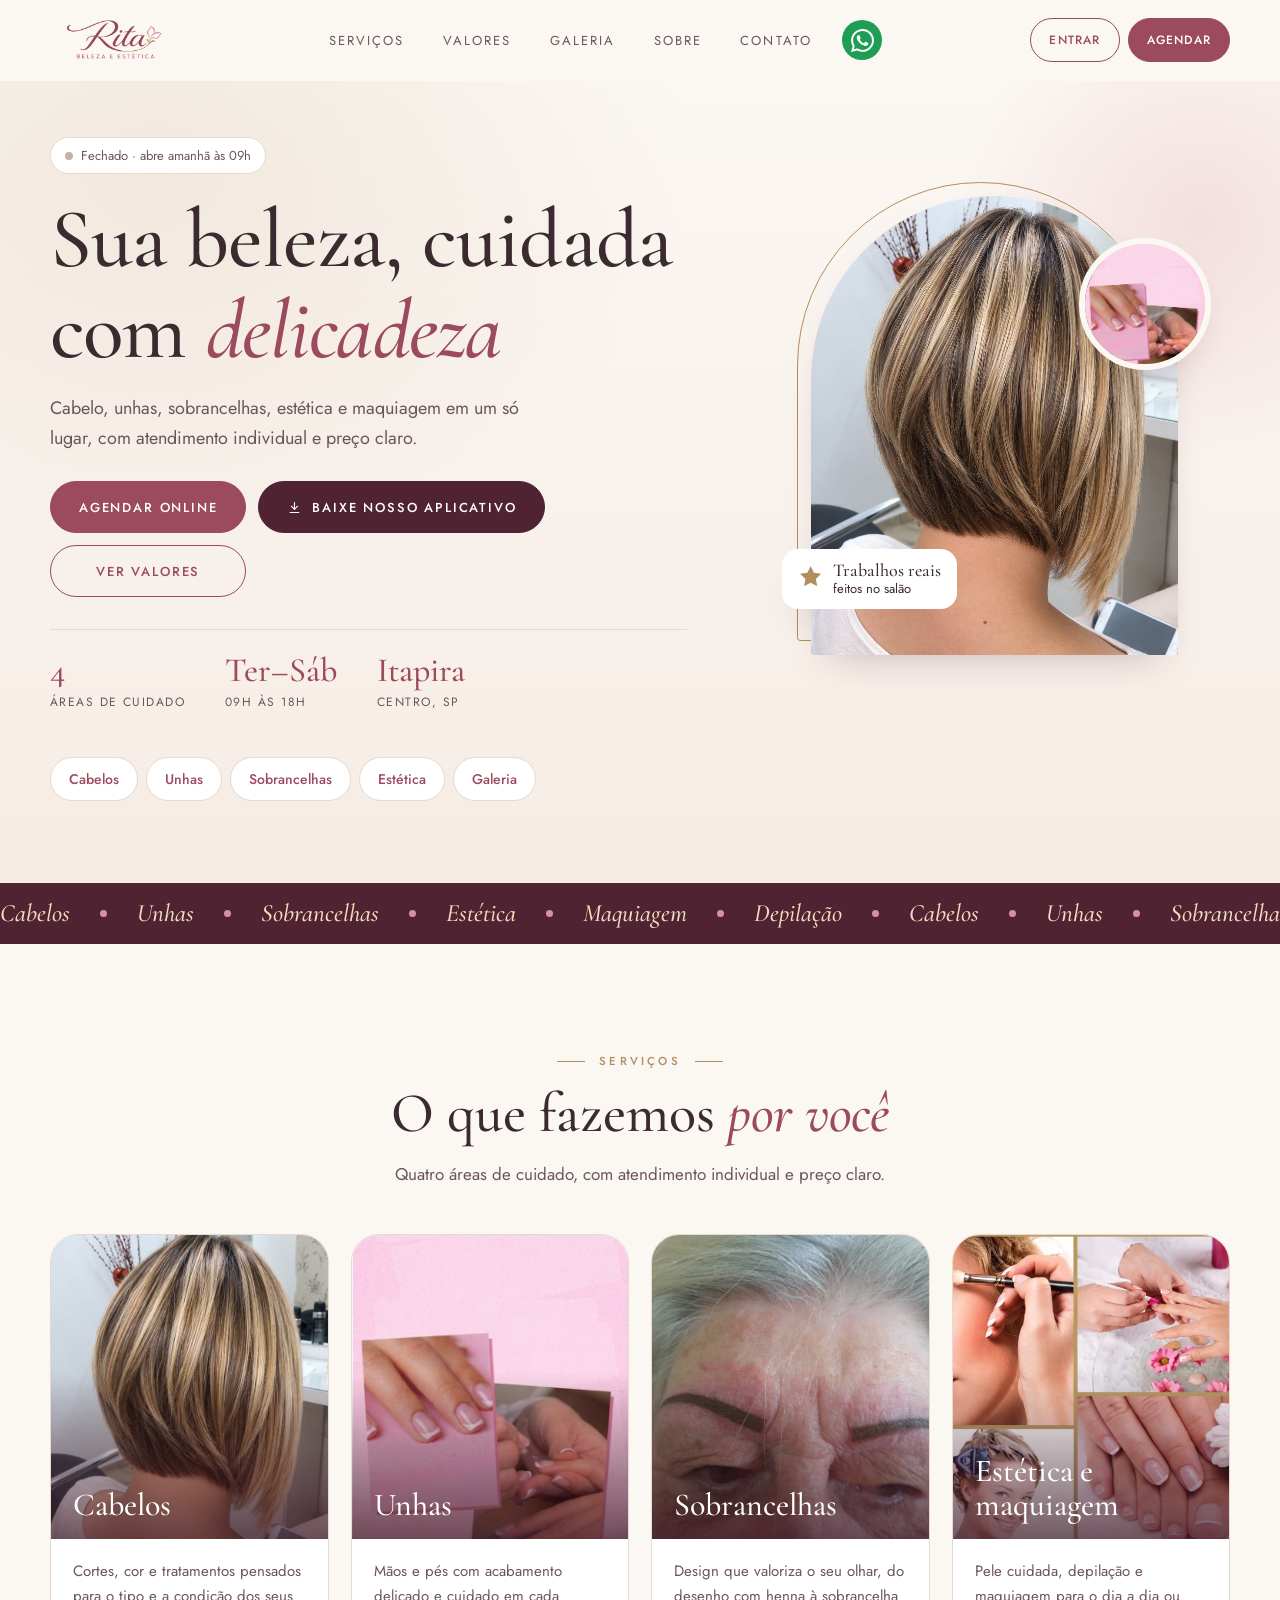
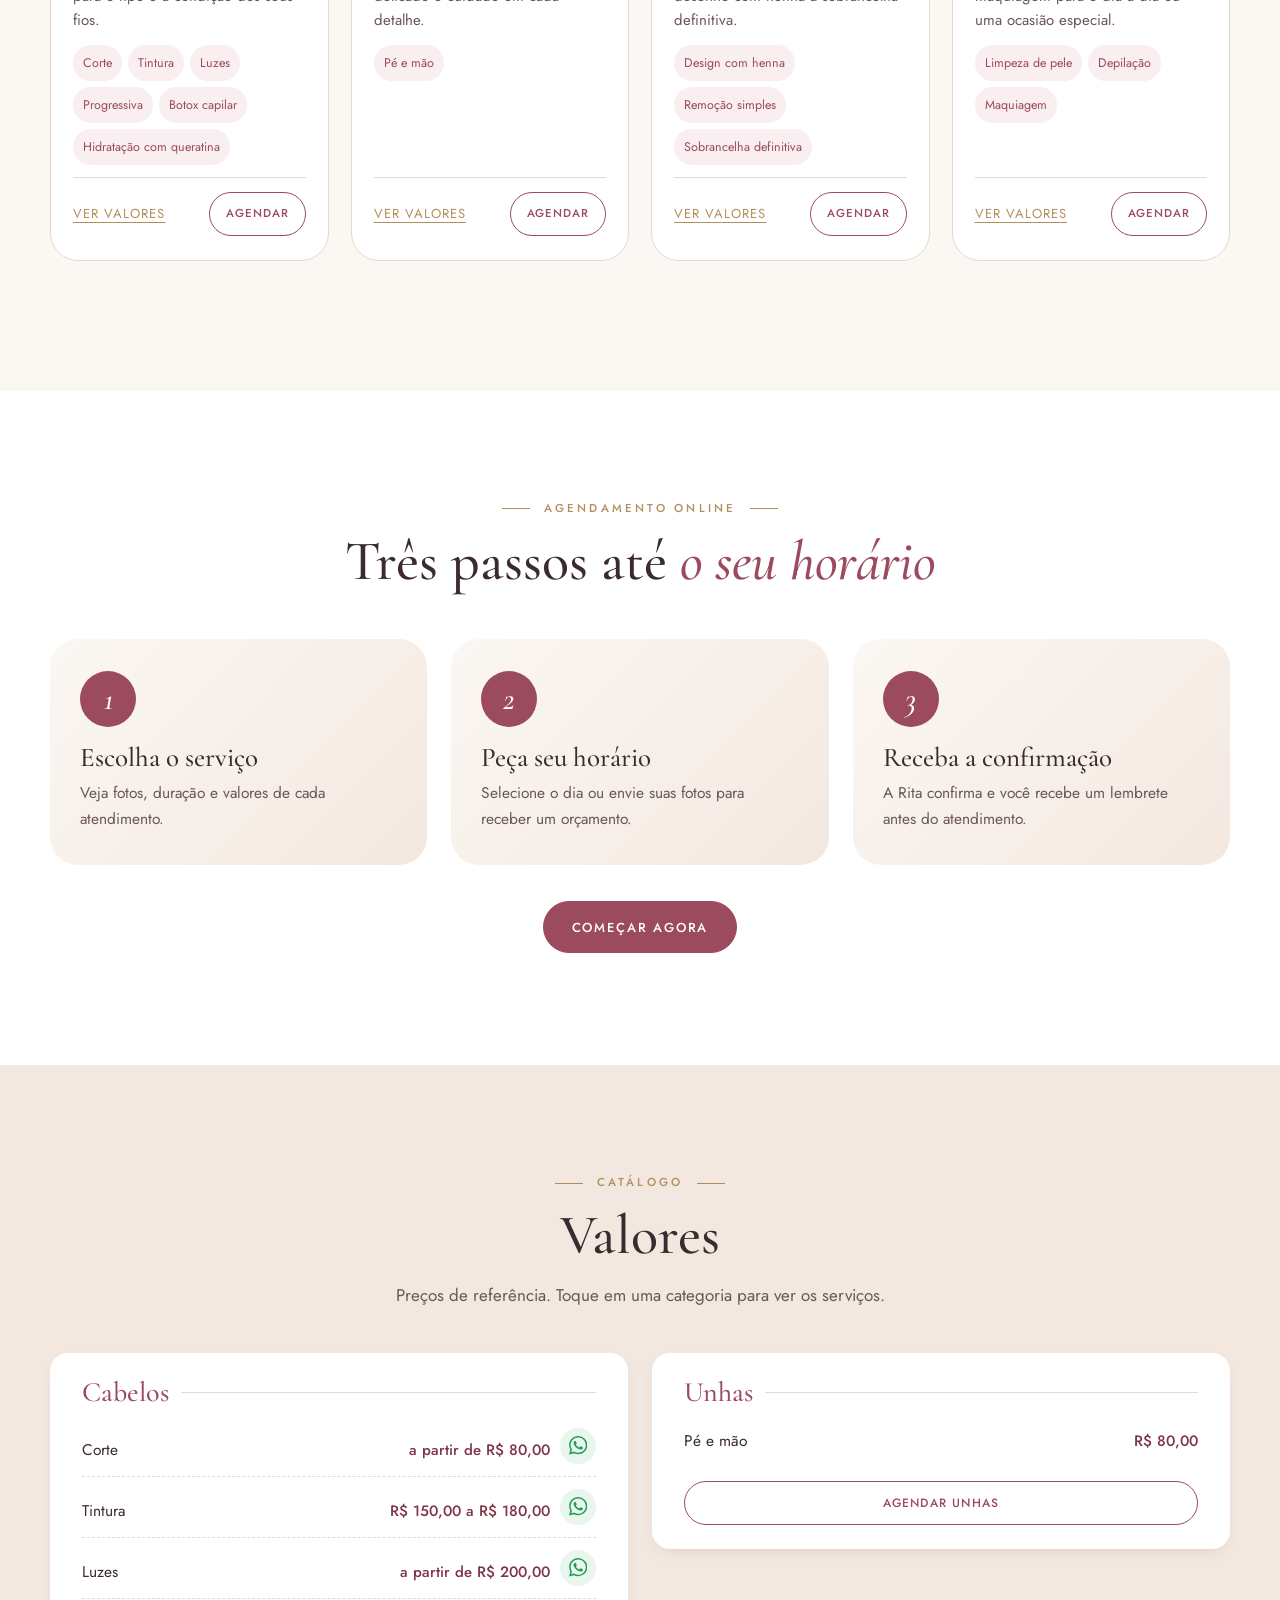
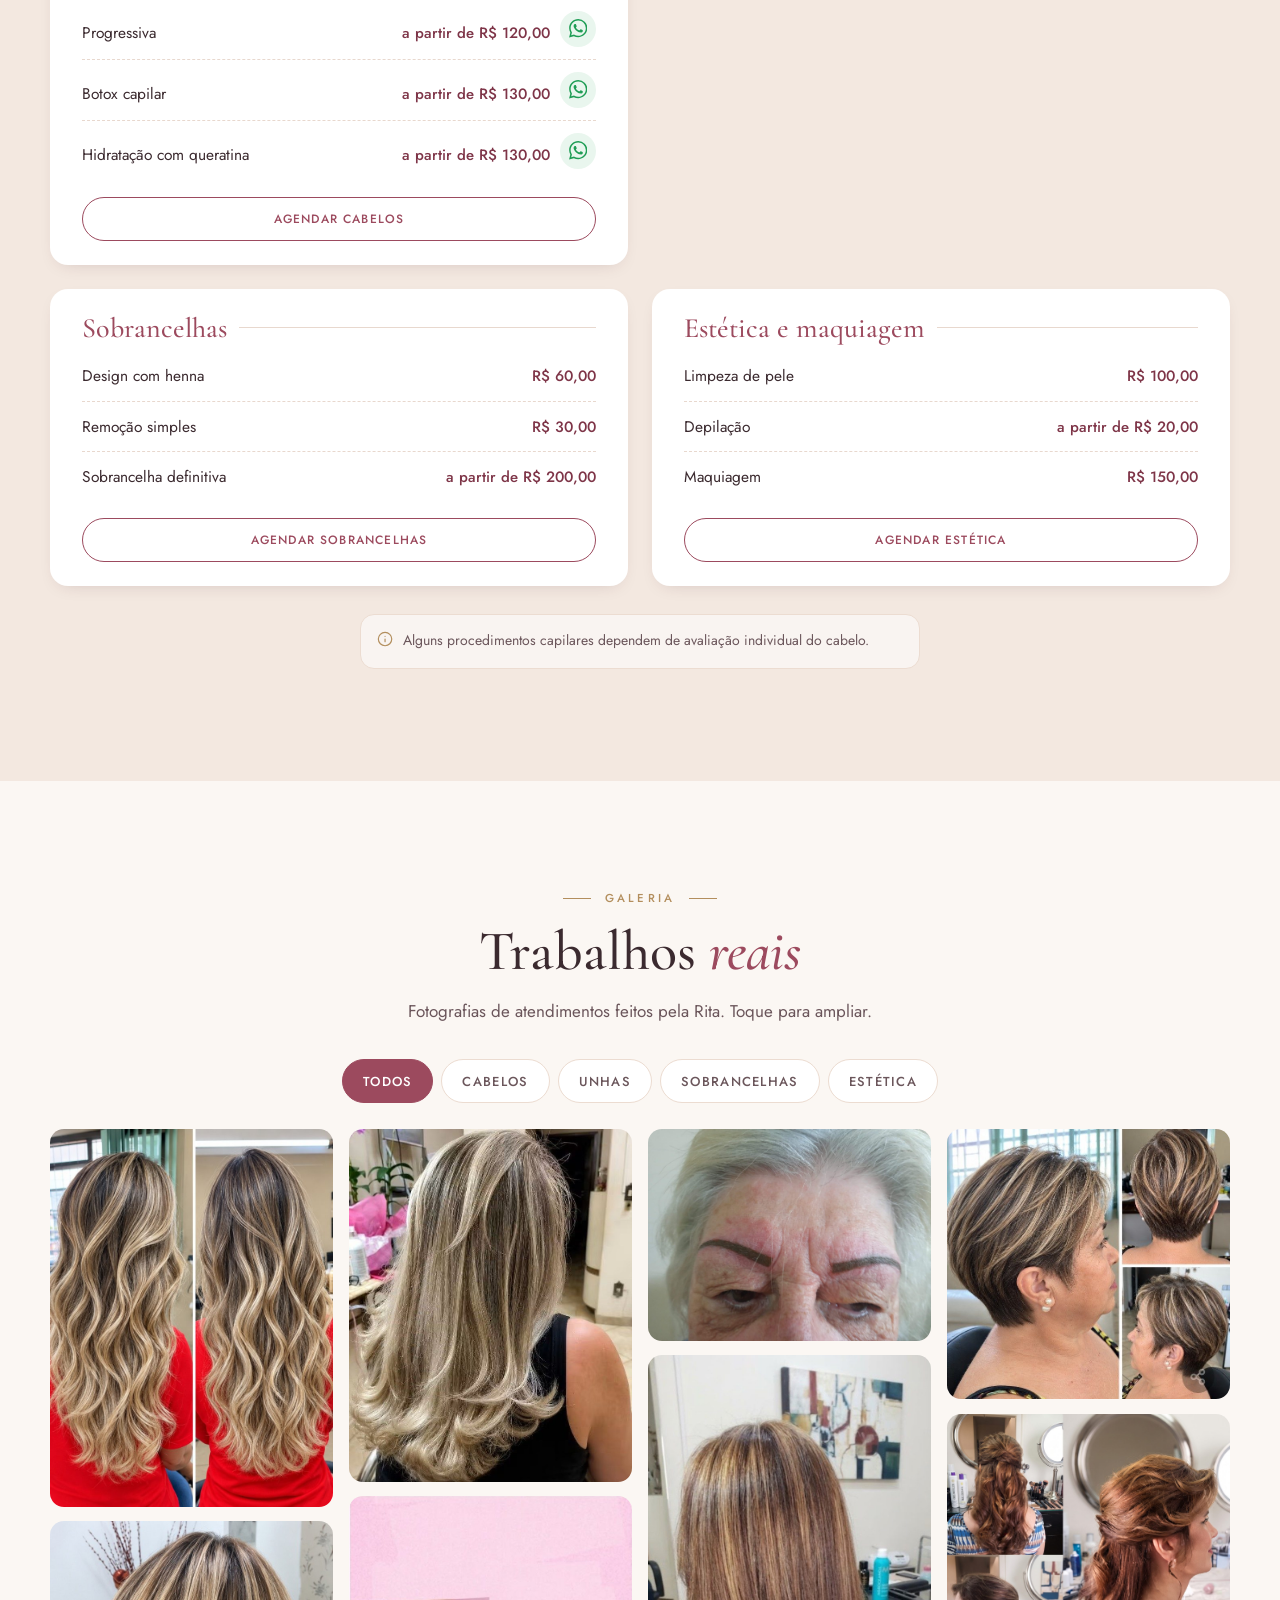
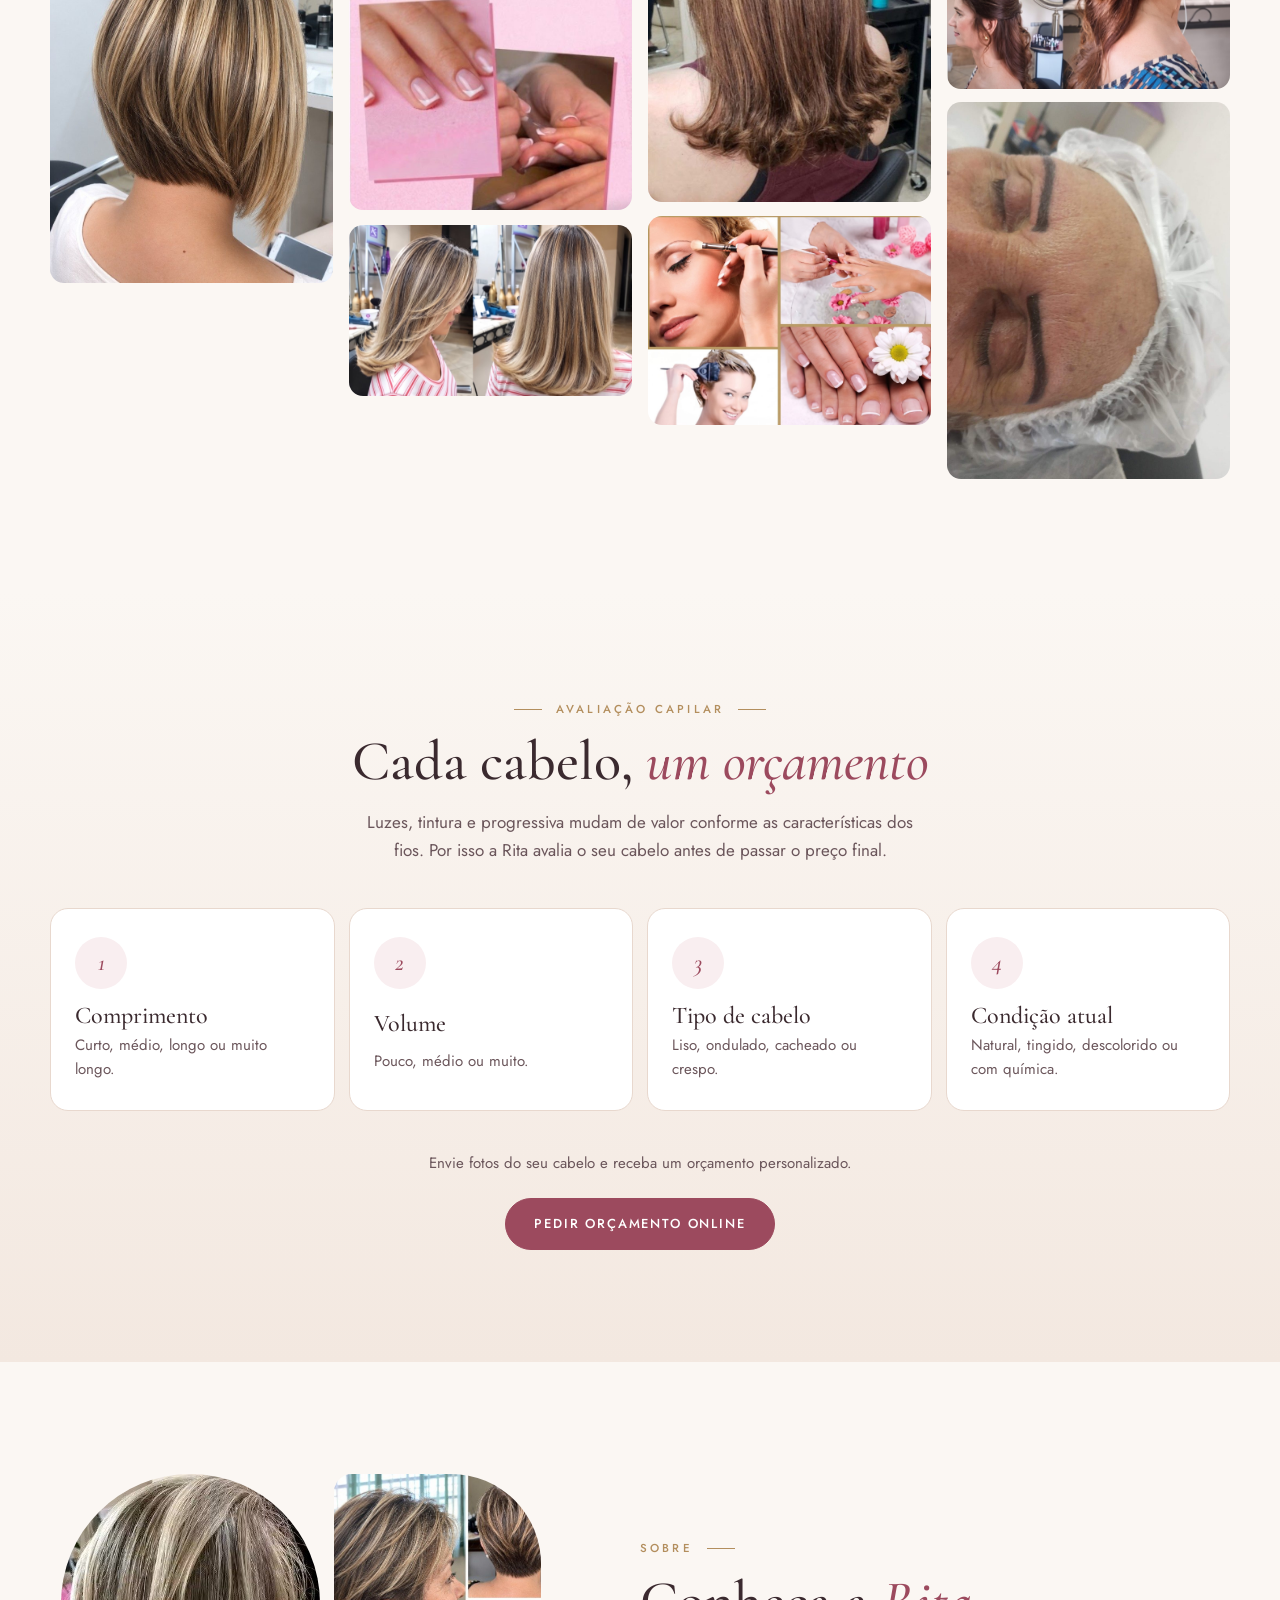
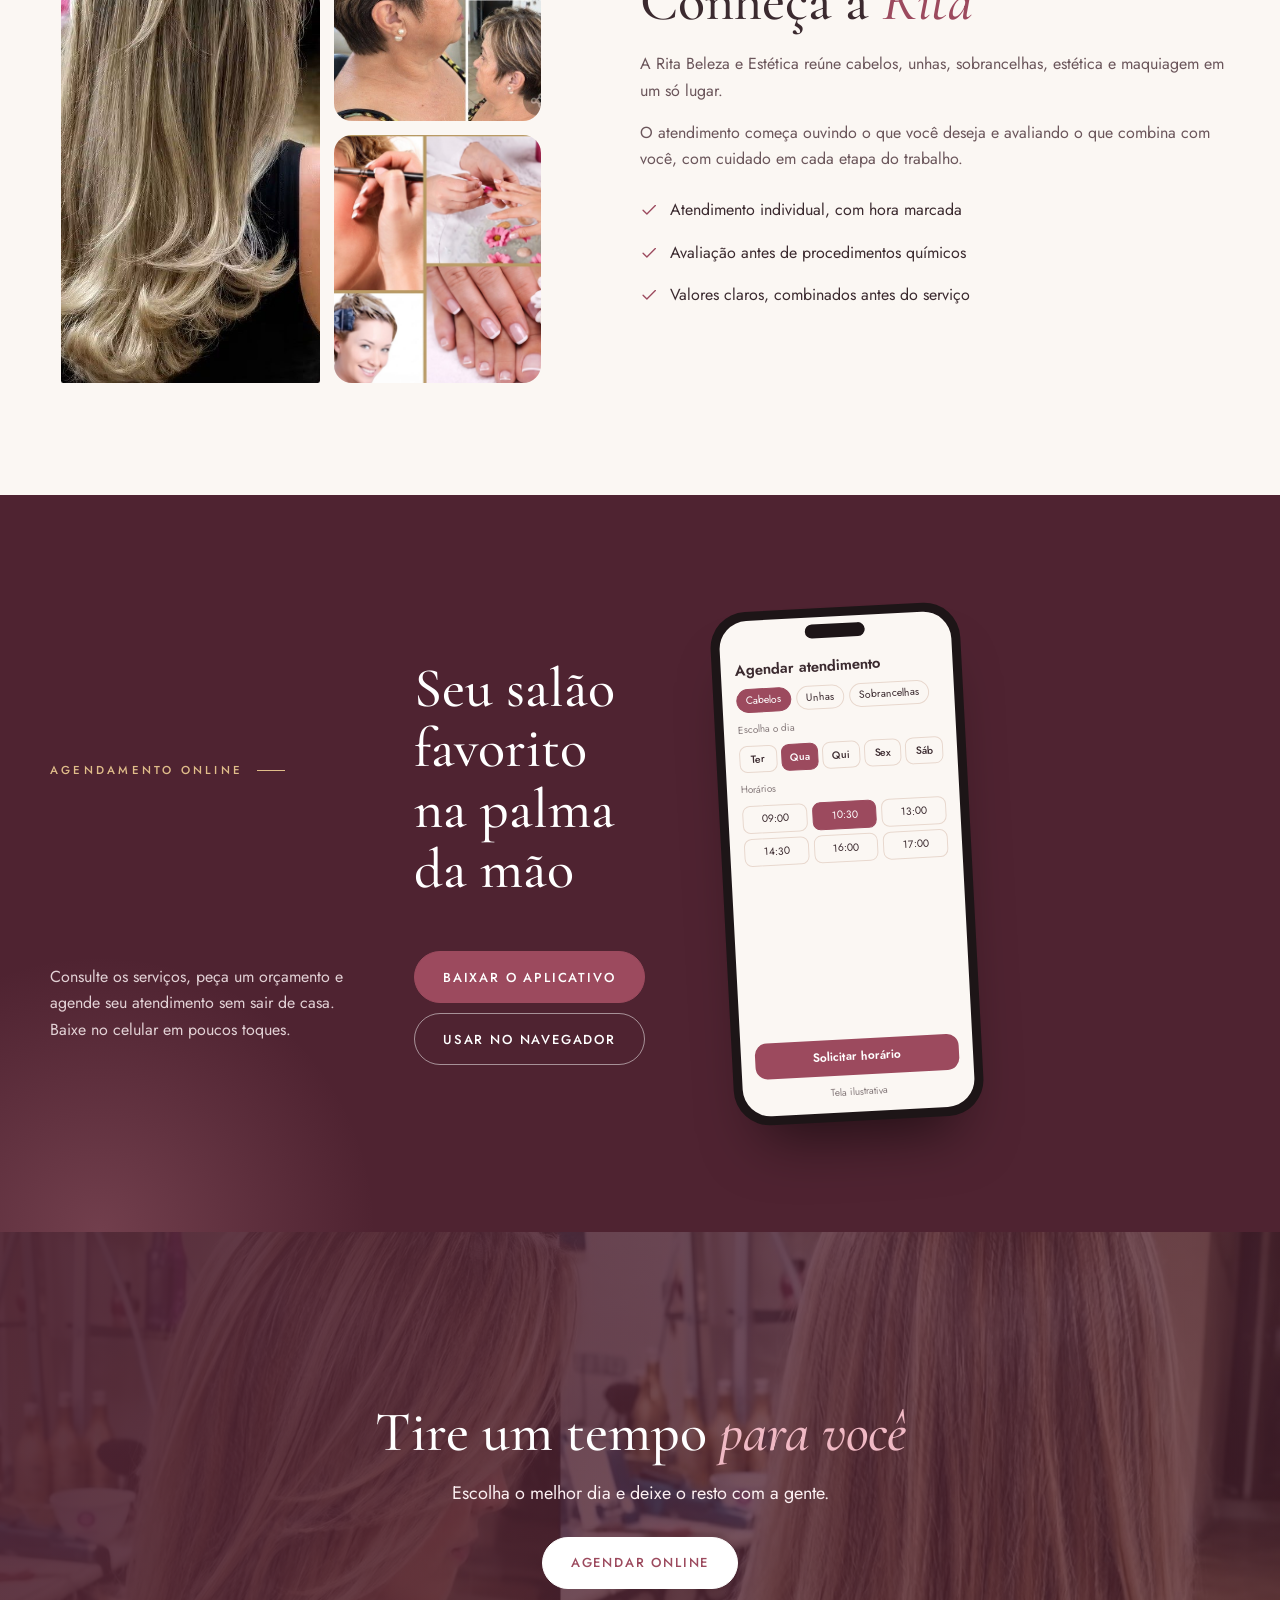
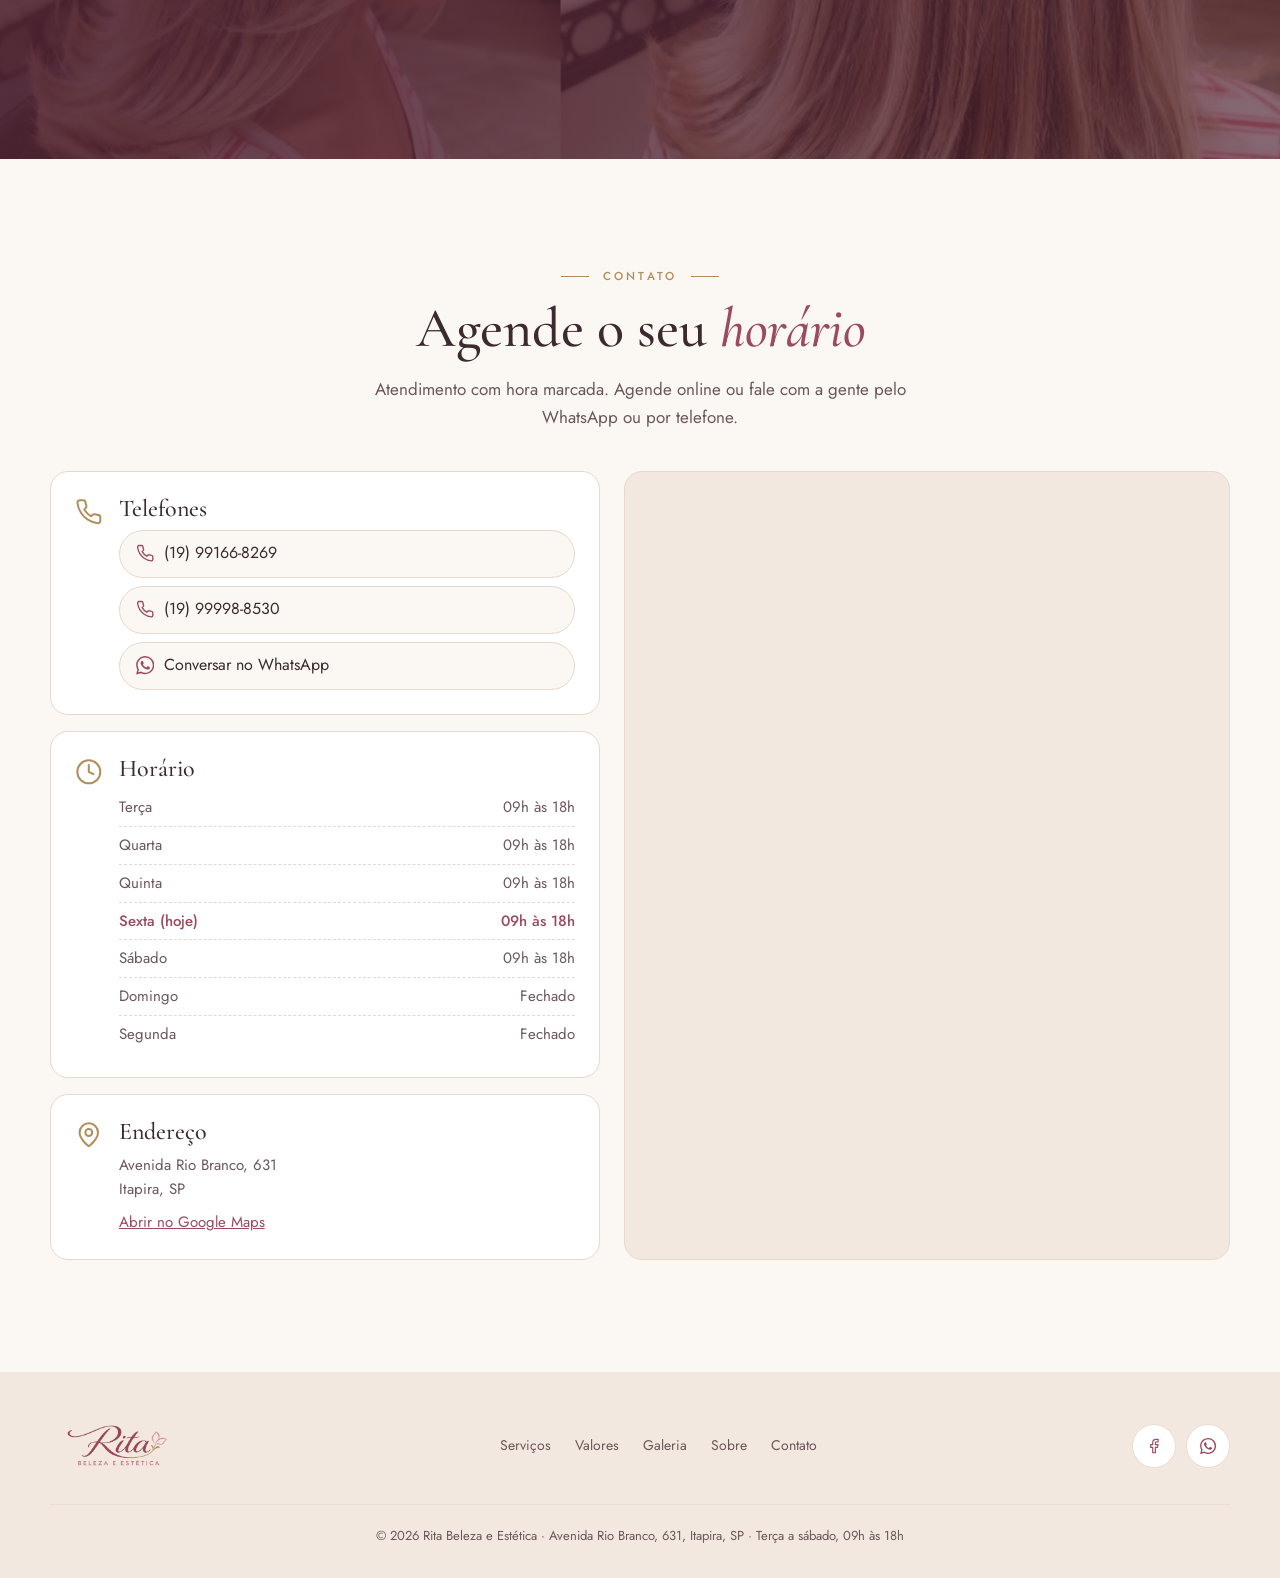
<file: index.html>
<!DOCTYPE html>
<html lang="pt-BR">
<head>
<meta charset="utf-8">
<script>
// O Chrome avisa cedo que dá para instalar: guarda antes de carregar o resto
addEventListener('beforeinstallprompt', function (e) { e.preventDefault(); window.ritaInstalar = e; });
// Dentro do aplicativo instalado não existe o site: vai para o agendamento
if (navigator.standalone === true || ['standalone', 'fullscreen', 'minimal-ui'].some(function (m) { return matchMedia('(display-mode: ' + m + ')').matches; })) location.replace('/agendar?app=1');
</script>
<meta name="viewport" content="width=device-width,initial-scale=1,viewport-fit=cover">
<title>Rita Beleza e Estética | Salão em Itapira, SP</title>
<meta name="description" content="Rita Beleza e Estética em Itapira, SP: cabelos, unhas, sobrancelhas, estética e maquiagem. Veja os valores, trabalhos reais e agende online ou pelo WhatsApp. Terça a sábado, 09h às 18h.">
<meta name="theme-color" content="#fbf7f3">
<meta name="google-site-verification" content="Yp8WYksddtGAgx3j0_swyG4iWnf61Z6UEUlEPl8SsQY">
<meta name="format-detection" content="telephone=no">
<meta property="og:type" content="website">
<meta property="og:locale" content="pt_BR">
<meta property="og:site_name" content="Rita Beleza e Estética">
<meta property="og:url" content="https://rita-estetica-e-beleza.vercel.app/">
<meta name="application-name" content="Rita Beleza e Estética">
<meta property="og:title" content="Rita Beleza e Estética · Itapira, SP">
<meta property="og:description" content="Cabelos, unhas, sobrancelhas e estética. Veja os valores e agende online ou pelo WhatsApp.">
<meta property="og:image" content="https://rita-estetica-e-beleza.vercel.app/img/cabelo-02.jpg">
<meta name="twitter:card" content="summary_large_image">
<link rel="icon" href="/favicon.ico" sizes="48x48">
<link rel="icon" href="/favicon-96.png" type="image/png" sizes="96x96">
<link rel="icon" href="/favicon-192.png" type="image/png" sizes="192x192">
<link rel="canonical" href="https://rita-estetica-e-beleza.vercel.app/">
<link rel="apple-touch-icon" href="/agendar/icons/Icon-maskable-192.png">
<link rel="manifest" href="/site.webmanifest">
<link rel="preload" as="image" href="img/cabelo-02.jpg" fetchpriority="high">
<link rel="preconnect" href="https://fonts.googleapis.com"><link rel="preconnect" href="https://fonts.gstatic.com" crossorigin>
<link href="https://fonts.googleapis.com/css2?family=Cormorant+Garamond:ital,wght@0,500;0,600;1,500&family=Jost:wght@400;500;600&display=swap" rel="stylesheet">
<link rel="stylesheet" href="assets/styles.css?v=9">
<script type="application/ld+json">{"@context": "https://schema.org", "@type": "WebSite", "name": "Rita Beleza e Estética", "alternateName": ["Rita Beleza", "Salão da Rita"], "url": "https://rita-estetica-e-beleza.vercel.app/"}</script>
<script type="application/ld+json">{"@context":"https://schema.org","@type":"BeautySalon","name":"Rita Beleza e Estética","url":"https://rita-estetica-e-beleza.vercel.app/","logo":"https://rita-estetica-e-beleza.vercel.app/favicon-192.png","image":"https://rita-estetica-e-beleza.vercel.app/img/cabelo-02.jpg","telephone":["+5519991668269","+5519999988530"],"priceRange":"R$ 20 - R$ 200","sameAs":["https://www.facebook.com/p/Rita-Beleza-Est%C3%A9tica-100029109558790/"],"address":{"@type":"PostalAddress","streetAddress":"Avenida Rio Branco, 631","addressLocality":"Itapira","addressRegion":"SP","addressCountry":"BR"},"openingHoursSpecification":[{"@type":"OpeningHoursSpecification","dayOfWeek":["Tuesday","Wednesday","Thursday","Friday","Saturday"],"opens":"09:00","closes":"18:00"}]}</script>
<script defer src="assets/app.js?v=9"></script>
<script defer src="/assets/topo.js?v=9"></script>
<script defer src="/assets/push.js?v=9"></script>
</head>
<body>
<a class="skip" href="#conteudo">Pular para o conteúdo</a>

<header class="header">
 <div class="wrap bar">
  <a class="logo" href="#inicio" aria-label="Rita Beleza e Estética, início"><img src="logos/logo.png" alt="Rita Beleza e Estética" width="420" height="161"></a>
  <nav class="nav" aria-label="Principal">
   <a href="#servicos">Serviços</a><a href="#precos">Valores</a><a href="#galeria">Galeria</a><a href="#sobre">Sobre</a><a href="#contato">Contato</a><a class="topo-wa" data-wa="Olá! Vim pelo site e gostaria de mais informações." aria-label="Conversar no WhatsApp" title="WhatsApp" data-i="wa"></a>
  </nav>
  <div class="bar-actions">
   <a class="topo-wa so-celular" data-wa="Olá! Vim pelo site e gostaria de mais informações." aria-label="Conversar no WhatsApp" title="WhatsApp" data-i="wa"></a>
   <a class="btn ghost sm sempre" data-conta href="/agendar?entrar=1">Entrar</a>
   <a class="btn sm" href="/agendar">Agendar</a>
   <button class="menu-btn" id="menuBtn" aria-label="Abrir menu" aria-expanded="false" aria-controls="drawer"></button>
  </div>
 </div>
</header>

<div class="drawer" id="drawer">
 <nav aria-label="Menu">
  <a href="#servicos">Serviços<span data-i="arrow"></span></a>
  <a href="#precos">Valores<span data-i="arrow"></span></a>
  <a href="#galeria">Galeria<span data-i="arrow"></span></a>
  <a href="#sobre">Sobre<span data-i="arrow"></span></a>
  <a href="#contato">Contato<span data-i="arrow"></span></a>
 </nav>
 <div class="foot">
  <a class="btn" href="/agendar">Agendar online</a>
  <a class="btn ghost" data-conta href="/agendar?entrar=1">Entrar</a>
  <a class="btn wa" data-wa="geral" data-i="wa"> Falar pelo WhatsApp</a>
  <span class="status" data-status></span>
  <span>Avenida Rio Branco, 631 · Itapira, SP</span>
 </div>
</div>

<main id="conteudo">
 <!-- HERO -->
 <section class="hero" id="inicio">
  <div class="wrap">
   <div class="hero-grid">
    <div>
     <span class="status" data-status></span>
     <h1>Sua beleza, cuidada com <em>delicadeza</em></h1>
     <p class="sub">Cabelo, unhas, sobrancelhas, estética e maquiagem em um só lugar, com atendimento individual e preço claro.</p>
     <div class="cta">
      <a class="btn" href="/agendar">Agendar online</a>
      <button class="btn baixar" type="button" data-instalar data-i="baixar"> Baixe nosso aplicativo</button>
      <a class="btn ghost valores" href="#precos">Ver valores</a>
     </div>
     <p class="instalar-ajuda" id="instalarAjuda" role="status" hidden></p>
     <div class="facts">
      <div><b>4</b><span>Áreas de cuidado</span></div>
      <div><b>Ter–Sáb</b><span>09h às 18h</span></div>
      <div><b>Itapira</b><span>Centro, SP</span></div>
     </div>
    </div>
    <div class="visual">
     <img src="img/cabelo-02.jpg" alt="Corte chanel em camadas com luzes, trabalho real da Rita" width="720" height="921" fetchpriority="high">
     <img class="mini" src="img/unhas-01.jpg" alt="Unhas com acabamento francesinha" width="632" height="702" loading="lazy">
     <div class="badge"><span data-i="star"></span><div><b>Trabalhos reais</b>feitos no salão</div></div>
    </div>
   </div>
   <nav class="quick" aria-label="Atalhos">
    <a href="#servicos">Cabelos</a><a href="#servicos">Unhas</a><a href="#servicos">Sobrancelhas</a><a href="#servicos">Estética</a><a href="#galeria">Galeria</a>
   </nav>
  </div>
 </section>

 <!-- FAIXA -->
 <div class="faixa" aria-hidden="true"><div><span>Cabelos</span><i></i><span>Unhas</span><i></i><span>Sobrancelhas</span><i></i><span>Estética</span><i></i><span>Maquiagem</span><i></i><span>Depilação</span><i></i><span>Cabelos</span><i></i><span>Unhas</span><i></i><span>Sobrancelhas</span><i></i><span>Estética</span><i></i><span>Maquiagem</span><i></i><span>Depilação</span><i></i></div></div>

 <!-- SERVIÇOS -->
 <section id="servicos"><div class="wrap">
  <div class="reveal"><div class="eyebrow">Serviços</div><h2>O que fazemos <em>por você</em></h2>
  <p class="lead">Quatro áreas de cuidado, com atendimento individual e preço claro.</p></div>
  <div class="cards" id="cards"></div>
  <div class="dots" id="dots"></div>
 </div></section>

 <!-- COMO FUNCIONA -->
 <section class="como"><div class="wrap">
  <div class="reveal"><div class="eyebrow">Agendamento online</div><h2>Três passos até <em>o seu horário</em></h2></div>
  <ol>
   <li class="reveal"><h3>Escolha o serviço</h3><p>Veja fotos, duração e valores de cada atendimento.</p></li>
   <li class="reveal"><h3>Peça seu horário</h3><p>Selecione o dia ou envie suas fotos para receber um orçamento.</p></li>
   <li class="reveal"><h3>Receba a confirmação</h3><p>A Rita confirma e você recebe um lembrete antes do atendimento.</p></li>
  </ol>
  <p class="acao reveal"><a class="btn" href="/agendar">Começar agora</a></p>
 </div></section>

 <!-- VALORES -->
 <section class="precos" id="precos"><div class="wrap">
  <div class="reveal"><div class="eyebrow">Catálogo</div><h2>Valores</h2>
  <p class="lead">Preços de referência. Toque em uma categoria para ver os serviços.</p></div>
  <div class="price-tabs" id="price-tabs" role="tablist" aria-label="Categorias de serviços"></div>
  <div class="price-panels" id="price-panels"></div>
  <p class="nota"><span data-i="info"></span>Alguns procedimentos capilares dependem de avaliação individual do cabelo.</p>
 </div></section>

 <!-- GALERIA -->
 <section id="galeria"><div class="wrap">
  <div class="reveal"><div class="eyebrow">Galeria</div><h2>Trabalhos <em>reais</em></h2>
  <p class="lead">Fotografias de atendimentos feitos pela Rita. Toque para ampliar.</p></div>
  <div class="filters" role="group" aria-label="Filtrar galeria">
   <button class="chip" data-f="todos" aria-pressed="true">Todos</button><button class="chip" data-f="cabelos" aria-pressed="false">Cabelos</button><button class="chip" data-f="unhas" aria-pressed="false">Unhas</button><button class="chip" data-f="sobrancelhas" aria-pressed="false">Sobrancelhas</button><button class="chip" data-f="estetica" aria-pressed="false">Estética</button>
  </div>
  <div class="grid" id="grid"></div>
 </div></section>

 <!-- AVALIAÇÃO -->
 <section class="eval"><div class="wrap">
  <div class="reveal"><div class="eyebrow">Avaliação capilar</div><h2>Cada cabelo, <em>um orçamento</em></h2>
  <p class="lead">Luzes, tintura e progressiva mudam de valor conforme as características dos fios. Por isso a Rita avalia o seu cabelo antes de passar o preço final.</p></div>
  <div class="steps" id="steps"></div>
  <div class="cta reveal"><p>Envie fotos do seu cabelo e receba um orçamento personalizado.</p><a class="btn" href="/agendar?categoria=cabelos">Pedir orçamento online</a></div>
 </div></section>

 <!-- SOBRE -->
 <section id="sobre"><div class="wrap sobre">
  <div class="colagem reveal"><img src="img/cabelo-03.jpg" alt="Cabelo longo com luzes e pontas modeladas" width="701" height="875" loading="lazy"><img src="img/cabelo-07.jpg" alt="Corte curto repicado com luzes" width="655" height="626" loading="lazy"><img src="img/estetica-01.jpg" alt="Maquiagem, unhas e cuidados de beleza" width="1400" height="1036" loading="lazy"></div>
  <div class="reveal">
   <div class="eyebrow left">Sobre</div><h2>Conheça a <em>Rita</em></h2>
   <p style="margin-top:20px">A Rita Beleza e Estética reúne cabelos, unhas, sobrancelhas, estética e maquiagem em um só lugar.</p>
   <p>O atendimento começa ouvindo o que você deseja e avaliando o que combina com você, com cuidado em cada etapa do trabalho.</p>
   <ul class="values">
    <li><span data-i="check"></span>Atendimento individual, com hora marcada</li>
    <li><span data-i="check"></span>Avaliação antes de procedimentos químicos</li>
    <li><span data-i="check"></span>Valores claros, combinados antes do serviço</li>
   </ul>
  </div>
 </div></section>

 <!-- APP -->
 <section class="app"><div class="wrap in">
  <div class="reveal"><div class="eyebrow">Agendamento online</div><h2>Seu salão favorito na palma da mão</h2>
   <p>Consulte os serviços, peça um orçamento e agende seu atendimento sem sair de casa. Baixe no celular em poucos toques.</p>
   <div class="store"><button class="btn" type="button" data-instalar>Baixar o aplicativo</button><a class="btn ghost" href="/agendar">Usar no navegador</a></div>
   <p class="instalar-ajuda" role="status" hidden></p>
  </div>
  <div class="reveal">
   <div class="phone" role="img" aria-label="Tela ilustrativa do agendamento"><div class="scr">
    <h4>Agendar atendimento</h4><div class="chips"><span class="on">Cabelos</span><span>Unhas</span><span>Sobrancelhas</span></div>
    <small>Escolha o dia</small><div class="days"><b>Ter</b><b class="on">Qua</b><b>Qui</b><b>Sex</b><b>Sáb</b></div>
    <small>Horários</small><div class="slots"><i>09:00</i><i class="on">10:30</i><i>13:00</i><i>14:30</i><i>16:00</i><i>17:00</i></div>
    <div class="go">Solicitar horário</div><small style="text-align:center">Tela ilustrativa</small>
   </div></div>
  </div>
 </div></section>

 <!-- CHAMADA -->
 <section class="chamada"><img src="img/cabelo-06.jpg" alt="" width="1400" height="847" loading="lazy"><div class="wrap reveal"><h2>Tire um tempo <em>para você</em></h2><p>Escolha o melhor dia e deixe o resto com a gente.</p><a class="btn" href="/agendar">Agendar online</a></div></section>

 <!-- CONTATO -->
 <section class="contato" id="contato"><div class="wrap">
  <div class="reveal"><div class="eyebrow">Contato</div><h2>Agende o seu <em>horário</em></h2>
  <p class="lead">Atendimento com hora marcada. Agende online ou fale com a gente pelo WhatsApp ou por telefone.</p></div>
  <div class="layout">
   <div class="g">
    <div class="ci reveal"><span data-i="phone"></span><div style="flex:1"><h3>Telefones</h3><div class="tl" id="tels"></div></div></div>
    <div class="ci reveal"><span data-i="clock"></span><div style="flex:1"><h3>Horário</h3><ul class="hours" id="hours"></ul></div></div>
    <div class="ci reveal"><span data-i="pin"></span><div><h3>Endereço</h3><p>Avenida Rio Branco, 631<br>Itapira, SP</p><p style="margin-top:8px"><a id="maps-link" target="_blank" rel="noopener">Abrir no Google Maps</a></p></div></div>
   </div>
   <div class="map reveal" id="map"></div>
  </div>
 </div></section>
</main>

<footer class="footer">
 <div class="wrap">
  <div class="top">
   <img src="logos/logo.png" alt="Rita Beleza e Estética" width="420" height="161" loading="lazy">
   <nav aria-label="Rodapé"><a href="#servicos">Serviços</a><a href="#precos">Valores</a><a href="#galeria">Galeria</a><a href="#sobre">Sobre</a><a href="#contato">Contato</a></nav>
   <div class="social" data-social></div>
  </div>
  <div class="bottom">© <span id="year">2026</span> Rita Beleza e Estética · Avenida Rio Branco, 631, Itapira, SP · Terça a sábado, 09h às 18h</div>
 </div>
</footer>

<div class="dock"><a class="w" href="/agendar">Agendar pelo navegador</a><button class="t" type="button" data-instalar aria-label="Baixar o aplicativo" data-i="baixar"></button></div>
<aside class="convite" id="convite" role="dialog" aria-label="Permitir notificações" hidden><b>Receba avisos da Rita</b><p>Saiba na hora quando seu orçamento ou horário for respondido.</p><div><button class="btn sm" type="button" data-sim>Permitir notificações</button><button class="btn ghost sm" type="button" data-nao>Agora não</button></div></aside>
<button class="to-top" aria-label="Voltar ao topo" data-i="up"></button>
</body>
</html>
</file>
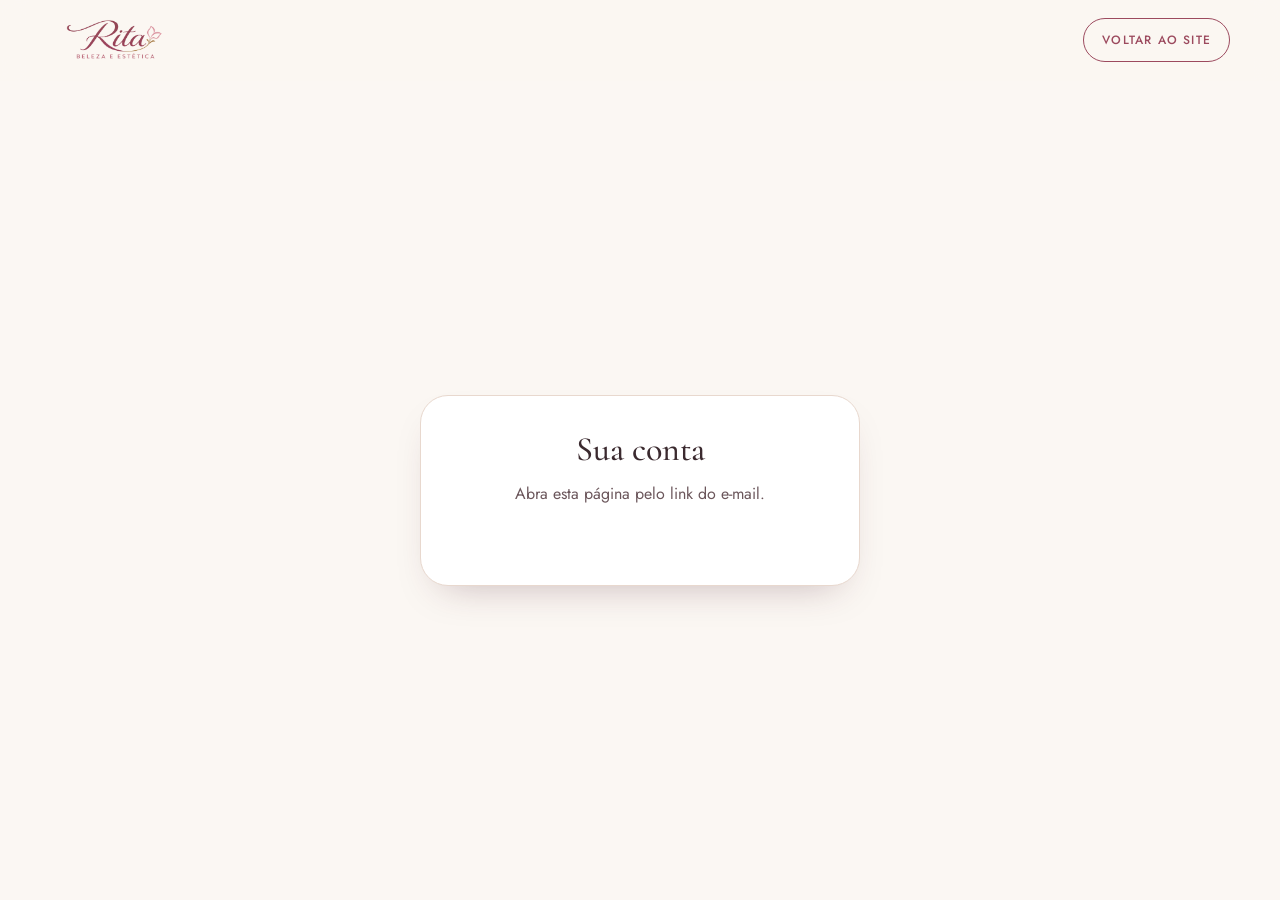
<file: conta.html>
<!DOCTYPE html>
<html lang="pt-BR">
<head>
<meta charset="utf-8">
<meta name="viewport" content="width=device-width,initial-scale=1,viewport-fit=cover">
<title>Sua conta | Rita Beleza e Estética</title>
<meta name="robots" content="noindex">
<meta name="referrer" content="no-referrer">
<meta name="theme-color" content="#fbf7f3">
<link rel="icon" href="/favicon.ico" sizes="48x48">
<link rel="icon" href="/favicon-96.png" type="image/png" sizes="96x96">
<link rel="icon" href="/favicon-192.png" type="image/png" sizes="192x192">
<link href="https://fonts.googleapis.com/css2?family=Cormorant+Garamond:ital,wght@0,500;0,600;1,500&family=Jost:wght@400;500;600&display=swap" rel="stylesheet">
<link rel="stylesheet" href="/assets/styles.css?v=9">
<style>
 body{padding:0;min-height:100vh;display:flex;flex-direction:column}
 .conta{flex:1;display:grid;place-items:center;padding:32px 20px}
 .conta>div{width:min(440px,100%);background:var(--surface);border:1px solid var(--line);border-radius:var(--radius-lg);padding:36px 28px;text-align:center;box-shadow:var(--shadow)}
 .conta h1{font-size:34px;margin-bottom:12px}
 .conta p{color:var(--ink-soft)}
 .conta form{display:grid;gap:14px;margin-top:20px;text-align:left}
 .conta label{font-size:14px;color:var(--ink-soft);display:grid;gap:6px}
 .conta input{font:inherit;padding:14px 16px;border:1px solid var(--line);border-radius:14px;background:var(--bg);color:var(--ink);width:100%}
 .conta .btn{width:100%;margin-top:8px}
 .conta [role=status]{margin-top:16px;min-height:1.6em}
 .conta [hidden]{display:none}
</style>
<script defer src="/assets/conta.js"></script>
</head>
<body>
<header class="header"><div class="wrap bar">
 <a class="logo" href="/" aria-label="Rita Beleza e Estética, início"><img src="/logos/logo.png" alt="Rita Beleza e Estética" width="420" height="161"></a>
 <a class="btn ghost sm sempre" href="/">Voltar ao site</a>
</div></header>
<main class="conta"><div>
 <h1 id="titulo">Sua conta</h1>
 <p id="texto">Abra esta página pelo link do e-mail.</p>
 <form id="senha" hidden>
  <label>Nova senha<input id="s1" type="password" minlength="6" required autocomplete="new-password"></label>
  <label>Repita a senha<input id="s2" type="password" minlength="6" required autocomplete="new-password"></label>
  <button class="btn" type="submit">Salvar nova senha</button>
 </form>
 <button class="btn" id="confirmar" type="button" hidden>Confirmar meu e-mail</button>
 <a class="btn" id="seguir" href="/agendar?entrar=1" hidden>Entrar na minha conta</a>
 <p id="aviso" role="status"></p>
</div></main>
</body>
</html>
</file>
<file: assets/styles.css>
/* =========================================================
   Rita Beleza e Estética — estilos
   Mobile first · breakpoints: 640px (tablet), 960px (desktop), 1280px (wide)
   ========================================================= */
:root{
  --bg:#fbf7f3;--surface:#fff;--nude:#f3e8e0;--nude-2:#ecdcd1;
  --ink:#3b2a2f;--ink-soft:#6b565b;--line:#e8d8ce;
  --accent:#9c4a5e;--accent-dark:#7e3548;--rose:#d9919f;--gold:#b38e5d;--wine:#4f2331;
  --wa:#1f9d55;--wa-dark:#17834a;
  --display:'Cormorant Garamond',Georgia,serif;--body:'Jost',system-ui,-apple-system,'Segoe UI',sans-serif;
  --radius:18px;--radius-lg:28px;--shadow:0 18px 40px -22px rgba(79,35,49,.35);--shadow-sm:0 6px 18px -10px rgba(79,35,49,.25);
  --header:64px;--gutter:20px;--ease:cubic-bezier(.22,.61,.36,1);
}
@media(min-width:960px){:root{--header:80px;--gutter:32px}}

/* ---------- base ---------- */
*,*:before,*:after{box-sizing:border-box}
html{-webkit-text-size-adjust:100%;scroll-behavior:smooth;scroll-padding-top:calc(var(--header) + 12px)}
body{margin:0;background:var(--bg);color:var(--ink);font:400 16px/1.65 var(--body);-webkit-font-smoothing:antialiased;-webkit-tap-highlight-color:transparent;overflow-x:hidden}
img{max-width:100%;height:auto;display:block}
a{color:inherit}a,button{touch-action:manipulation}
button{font:inherit;color:inherit;cursor:pointer}
h1,h2,h3,h4{font-family:var(--display);font-weight:500;line-height:1.08;margin:0;text-wrap:balance}
p{margin:0 0 1em}p:last-child{margin-bottom:0}
:focus-visible{outline:2px solid var(--accent);outline-offset:3px;border-radius:6px}
::selection{background:var(--rose);color:#fff}
.sr{position:absolute;width:1px;height:1px;overflow:hidden;clip:rect(0 0 0 0);white-space:nowrap}
.skip{position:fixed;top:-60px;left:12px;z-index:200;background:var(--accent);color:#fff;padding:10px 16px;border-radius:10px;text-decoration:none;transition:top .2s}
.skip:focus{top:12px}
.ico{width:1.15em;height:1.15em;fill:none;stroke:currentColor;stroke-width:1.75;stroke-linecap:round;stroke-linejoin:round;flex:none}
.ico.fill{fill:currentColor;stroke:none}

.wrap{width:min(1180px,100% - var(--gutter)*2);margin-inline:auto}
section{padding:clamp(64px,10vw,112px) 0}
.eyebrow{font:500 11.5px/1 var(--body);letter-spacing:.28em;text-transform:uppercase;color:var(--gold);display:flex;align-items:center;justify-content:center;gap:14px;margin-bottom:16px}
.eyebrow:before,.eyebrow:after{content:"";width:28px;height:1px;background:currentColor}
.eyebrow.left{justify-content:flex-start}.eyebrow.left:before{display:none}
h2{font-size:clamp(34px,6.4vw,56px);text-align:center}
h2 em{font-style:italic;color:var(--accent)}
.lead{max-width:560px;margin:16px auto 0;text-align:center;color:var(--ink-soft);font-size:clamp(15px,1.6vw,17px)}

/* ---------- botões ---------- */
.btn{display:inline-flex;align-items:center;justify-content:center;gap:10px;min-height:52px;padding:0 28px;border-radius:99px;border:1px solid var(--accent);background:var(--accent);color:#fff;text-decoration:none;font:500 13px/1 var(--body);letter-spacing:.14em;text-transform:uppercase;transition:background .25s,color .25s,transform .25s var(--ease),box-shadow .25s;white-space:nowrap}
.btn:hover{background:var(--accent-dark);border-color:var(--accent-dark);transform:translateY(-2px);box-shadow:var(--shadow-sm)}
.btn:active{transform:translateY(0)}
.btn.ghost{background:transparent;color:var(--accent)}.btn.ghost:hover{background:var(--accent);color:#fff}
.btn.wa{background:var(--wa);border-color:var(--wa)}.btn.wa:hover{background:var(--wa-dark);border-color:var(--wa-dark)}
.btn.sm{min-height:44px;padding:0 18px;font-size:12px;letter-spacing:.1em}

/* ---------- cabeçalho ---------- */
.header{position:sticky;top:0;z-index:60;background:rgba(251,247,243,.86);backdrop-filter:saturate(1.4) blur(12px);-webkit-backdrop-filter:saturate(1.4) blur(12px);border-bottom:1px solid transparent;transition:border-color .3s,box-shadow .3s}
.header.scrolled{border-color:var(--line);box-shadow:0 8px 24px -20px rgba(79,35,49,.4)}
.bar{display:flex;align-items:center;justify-content:space-between;gap:16px;height:var(--header)}
.logo img{height:38px;width:auto}
@media(min-width:960px){.logo img{height:50px}}
.nav{display:none}
.nav a{position:relative;text-decoration:none;font:400 13px/1 var(--body);letter-spacing:.16em;text-transform:uppercase;padding:10px 0;color:var(--ink-soft);transition:color .2s}
.nav a:after{content:"";position:absolute;left:0;right:0;bottom:2px;height:1px;background:var(--gold);transform:scaleX(0);transition:transform .3s var(--ease)}
.nav a:hover,.nav a.active{color:var(--ink)}.nav a:hover:after,.nav a.active:after{transform:scaleX(1)}
.bar-actions{display:flex;align-items:center;gap:8px}
.bar .btn{display:none}
.menu-btn{width:46px;height:46px;border-radius:50%;border:1px solid var(--line);background:var(--surface);display:grid;place-items:center;color:var(--accent);font-size:20px}
.menu-btn .ico{transition:transform .3s var(--ease)}
.menu-btn[aria-expanded=true] .ico{transform:rotate(90deg)}

.drawer{position:fixed;inset:var(--header) 0 0;z-index:55;background:var(--nude);display:flex;flex-direction:column;justify-content:space-between;padding:32px var(--gutter) calc(28px + env(safe-area-inset-bottom));overflow:auto;opacity:0;visibility:hidden;transform:translateY(-12px);transition:opacity .3s,transform .35s var(--ease),visibility 0s .35s}
.drawer.open{opacity:1;visibility:visible;transform:none;transition:opacity .3s,transform .35s var(--ease)}
.drawer nav{display:flex;flex-direction:column}
.drawer nav a{display:flex;justify-content:space-between;align-items:center;font:500 clamp(30px,8vw,40px)/1 var(--display);text-decoration:none;padding:16px 0;border-bottom:1px solid var(--nude-2)}
.drawer nav a .ico{color:var(--gold);font-size:18px}
.drawer .foot{display:grid;gap:12px;margin-top:32px;color:var(--ink-soft);font-size:14px}
.drawer .btn{width:100%}

@media(min-width:960px){
  .nav{display:flex;gap:clamp(20px,3vw,40px)}
  .bar .btn{display:inline-flex}
  .menu-btn,.drawer{display:none}
}

/* ---------- hero ---------- */
.hero{position:relative;padding:24px 0 48px;overflow:hidden}
.hero:before{content:"";position:absolute;width:520px;height:520px;right:-180px;top:-120px;background:radial-gradient(circle,rgba(217,145,159,.22),transparent 65%);pointer-events:none}
.hero-grid{display:grid;gap:40px;align-items:center;text-align:center}
.status{display:inline-flex;align-items:center;gap:8px;padding:7px 14px;border-radius:99px;background:var(--surface);border:1px solid var(--line);font-size:13px;color:var(--ink-soft)}
.status i{width:8px;height:8px;border-radius:50%;background:#c4b2a8}
.status.open i{background:#2bb36a;box-shadow:0 0 0 4px rgba(43,179,106,.18);animation:pulse 2s infinite}
@keyframes pulse{50%{box-shadow:0 0 0 7px rgba(43,179,106,0)}}
.hero h1{font-size:clamp(44px,10.5vw,84px);margin:20px 0 18px;letter-spacing:-.01em}
.hero h1 em{color:var(--accent);font-style:italic}
.hero .sub{max-width:480px;margin:0 auto 28px;color:var(--ink-soft);font-size:clamp(16px,1.8vw,18px)}
.hero .cta{display:flex;flex-direction:column;gap:12px;max-width:360px;margin:0 auto}
.facts{display:flex;justify-content:center;gap:clamp(18px,4vw,40px);margin-top:32px;padding-top:24px;border-top:1px solid var(--line)}
.facts div{text-align:center}
.facts b{display:block;font:500 clamp(26px,4vw,34px)/1 var(--display);color:var(--accent)}
.facts span{font-size:12px;letter-spacing:.12em;text-transform:uppercase;color:var(--ink-soft)}
.visual{position:relative;width:min(78%,380px);margin:0 auto}
.visual:before{content:"";position:absolute;inset:-14px 14px 14px -14px;border:1px solid var(--gold);border-radius:999px 999px var(--radius) var(--radius)}
.visual img{position:relative;width:100%;aspect-ratio:4/5;object-fit:cover;object-position:50% 25%;border-radius:999px 999px var(--radius) var(--radius);box-shadow:var(--shadow)}
.visual .badge{position:absolute;left:-8%;bottom:10%;background:var(--surface);border-radius:16px;padding:12px 16px;box-shadow:var(--shadow);display:flex;gap:10px;align-items:center;text-align:left;font-size:13px;line-height:1.3}
.visual .badge .ico{font-size:22px;color:var(--gold)}
.visual .badge b{display:block;font:500 18px/1.1 var(--display)}

.quick{display:flex;gap:8px;overflow-x:auto;scrollbar-width:none;padding:2px var(--gutter);margin:40px calc(var(--gutter)*-1) 0;scroll-snap-type:x proximity}
.quick::-webkit-scrollbar{display:none}
.quick a{flex:none;scroll-snap-align:start;display:inline-flex;align-items:center;gap:8px;min-height:44px;padding:0 18px;border:1px solid var(--line);background:var(--surface);border-radius:99px;text-decoration:none;font:500 14px/1 var(--body);color:var(--accent);transition:border-color .2s,background .2s}
.quick a:hover{border-color:var(--accent);background:#fff8f9}

@media(min-width:640px){
  .hero .cta{flex-direction:row;justify-content:center;max-width:none}
  .quick{justify-content:center;flex-wrap:wrap;overflow:visible;margin-inline:0;padding-inline:0}
}
@media(min-width:960px){
  .hero{padding:56px 0 80px}
  .hero-grid{grid-template-columns:1.15fr .85fr;gap:72px;text-align:left}
  .hero .sub{margin-left:0}
  .hero .cta{justify-content:flex-start}
  .facts{justify-content:flex-start}.facts div{text-align:left}
  .quick{justify-content:flex-start}
}

/* ---------- serviços ---------- */
.cards{display:flex;gap:16px;overflow-x:auto;scroll-snap-type:x mandatory;margin:40px calc(var(--gutter)*-1) 0;padding:6px var(--gutter) 18px;scrollbar-width:none;scroll-padding-inline:var(--gutter)}
.cards::-webkit-scrollbar{display:none}
.card{flex:0 0 min(84%,340px);scroll-snap-align:start;background:var(--surface);border:1px solid var(--line);border-radius:var(--radius-lg);overflow:hidden;display:flex;flex-direction:column;transition:transform .35s var(--ease),box-shadow .35s}
.card:hover{transform:translateY(-6px);box-shadow:var(--shadow)}
.card figure{margin:0;overflow:hidden;aspect-ratio:4/3}
.card img{width:100%;height:100%;object-fit:cover;object-position:50% 30%;transition:transform .7s var(--ease)}
.card:hover img{transform:scale(1.05)}
.card .b{padding:22px 22px 24px;display:flex;flex-direction:column;gap:12px;flex:1}
.card h3{font-size:30px}
.card p{margin:0;color:var(--ink-soft);font-size:15px}
.tags{display:flex;flex-wrap:wrap;gap:6px;list-style:none;margin:0;padding:0}
.tags li{font-size:12.5px;color:var(--accent);background:#f9eef0;padding:4px 10px;border-radius:99px}
.from{display:flex;justify-content:space-between;align-items:flex-end;gap:12px;margin-top:auto;padding-top:14px;border-top:1px solid var(--line)}
.tags a{display:inline-flex;align-items:center;gap:5px;text-decoration:none;min-height:28px}
.tags li:has(a){background:#e9f6ee;transition:background .2s}.tags li:has(a) a{color:var(--wa-dark)}.tags li:has(a):hover{background:#d3eedd}
.from .link{align-self:center;font-size:13px;letter-spacing:.08em;text-transform:uppercase;color:var(--gold);text-underline-offset:4px}
.price li{align-items:center}
.wa-item{flex:none;width:36px;height:36px;border-radius:50%;display:grid;place-items:center;color:var(--wa);background:#e9f6ee;transition:background .2s,color .2s}
.wa-item:hover{background:var(--wa);color:#fff}
.from small{display:block;font:500 10.5px/1 var(--body);letter-spacing:.2em;text-transform:uppercase;color:var(--gold);margin-bottom:6px}
.from strong{font:500 26px/1 var(--display)}
.from .btn{min-height:44px;padding:0 16px;font-size:11.5px;letter-spacing:.08em}
.dots{display:flex;justify-content:center;gap:7px;margin-top:4px}
.dots button{width:8px;height:8px;padding:0;border:0;border-radius:99px;background:var(--line);transition:width .25s,background .25s}
.dots button.on{background:var(--accent);width:22px}
@media(min-width:640px){
  .cards{display:grid;grid-template-columns:repeat(2,1fr);overflow:visible;margin-inline:0;padding-inline:0;gap:22px}
  .card{flex:none}
  .dots{display:none}
}
@media(min-width:1180px){.cards{grid-template-columns:repeat(4,1fr)}.card h3{font-size:28px}}

/* ---------- valores ---------- */
.precos{background:var(--nude)}
.price-tabs{display:flex;gap:8px;overflow-x:auto;scrollbar-width:none;margin:36px calc(var(--gutter)*-1) 18px;padding:2px var(--gutter)}
.price-tabs::-webkit-scrollbar{display:none}
.chip{flex:none;min-height:44px;padding:0 20px;border:1px solid var(--nude-2);background:var(--surface);border-radius:99px;font:500 13px/1 var(--body);letter-spacing:.1em;text-transform:uppercase;color:var(--ink-soft);transition:background .2s,color .2s,border-color .2s}
.chip:hover{border-color:var(--accent);color:var(--accent)}
.chip[aria-pressed=true],.chip[aria-selected=true]{background:var(--accent);border-color:var(--accent);color:#fff}
.price-panels{display:grid;gap:16px}
.price{background:var(--surface);border-radius:var(--radius);padding:24px clamp(20px,3vw,32px);box-shadow:var(--shadow-sm)}
.price[hidden]{display:none}
.price h3{font-size:28px;color:var(--accent);display:flex;align-items:center;gap:12px;margin-bottom:8px}
.price h3:after{content:"";flex:1;height:1px;background:var(--line)}
.price ul{list-style:none;margin:0;padding:0}
.price li{display:flex;align-items:baseline;gap:10px;padding:12px 0;border-bottom:1px dashed var(--line)}
.price li:last-child{border-bottom:0}
.price li span{font-size:15.5px}
.price li i{flex:1;min-width:12px}
.price li b{font-weight:500;white-space:nowrap;font-size:15px;color:var(--accent-dark)}
.price .btn{margin-top:16px;width:100%}
.nota{display:flex;gap:10px;align-items:flex-start;max-width:560px;margin:28px auto 0;font-size:14px;color:var(--ink-soft);background:rgba(255,255,255,.55);border:1px solid var(--nude-2);border-radius:14px;padding:14px 16px}
.nota .ico{color:var(--gold);margin-top:2px}
@media(min-width:640px){.price-tabs{justify-content:center;flex-wrap:wrap;margin-inline:0;padding-inline:0}}
@media(min-width:960px){
  .price-tabs{display:none}
  .price-panels{grid-template-columns:repeat(2,1fr);gap:24px;margin-top:44px;align-items:start}
  .price[hidden]{display:block}
}

/* ---------- galeria ---------- */
.filters{display:flex;gap:8px;overflow-x:auto;scrollbar-width:none;margin:32px calc(var(--gutter)*-1) 24px;padding:2px var(--gutter)}
.filters::-webkit-scrollbar{display:none}
@media(min-width:640px){.filters{justify-content:center;flex-wrap:wrap;margin-inline:0;padding-inline:0}}
.grid{columns:2;column-gap:10px}
@media(min-width:640px){.grid{columns:3;column-gap:14px}}
@media(min-width:1180px){.grid{columns:4;column-gap:16px}}
.item{display:block;width:100%;break-inside:avoid;margin:0 0 10px;padding:0;border:0;background:var(--nude);border-radius:14px;position:relative;overflow:hidden;animation:fadeIn .45s var(--ease) both}
@media(min-width:640px){.item{margin-bottom:14px}}
.item img{width:100%;transition:transform .6s var(--ease)}
.item:after{content:"";position:absolute;inset:0;background:linear-gradient(transparent 55%,rgba(59,42,47,.55));opacity:0;transition:opacity .3s}
.item .zoom{position:absolute;right:10px;bottom:10px;z-index:1;width:36px;height:36px;border-radius:50%;background:rgba(255,255,255,.9);color:var(--accent);display:grid;place-items:center;opacity:0;transform:translateY(6px);transition:opacity .3s,transform .3s}
.item:hover img{transform:scale(1.05)}.item:hover:after,.item:hover .zoom{opacity:1;transform:none}
.item[hidden]{display:none}
@keyframes fadeIn{from{opacity:0;transform:scale(.97)}}

.lb{position:fixed;inset:0;z-index:100;background:rgba(24,13,17,.95);display:flex;align-items:center;justify-content:center;padding:64px 12px 72px;opacity:0;visibility:hidden;transition:opacity .25s,visibility 0s .25s}
.lb.open{opacity:1;visibility:visible;transition:opacity .25s}
.lb img{max-height:100%;max-width:min(100%,1100px);object-fit:contain;border-radius:8px}
.lb button{position:absolute;background:rgba(255,255,255,.12);border:0;color:#fff;width:48px;height:48px;border-radius:50%;display:grid;place-items:center;font-size:20px;transition:background .2s}
.lb button:hover{background:rgba(255,255,255,.24)}
.lb .x{top:12px;right:12px}.lb .p{left:10px;top:50%;margin-top:-24px}.lb .n{right:10px;top:50%;margin-top:-24px}
.lb .cap{position:absolute;bottom:18px;left:0;right:0;text-align:center;color:#fff;font-size:14px;opacity:.85;padding:0 24px}
@media(max-width:639px){.lb .p,.lb .n{top:auto;bottom:10px;margin:0}.lb .cap{bottom:70px}}

/* ---------- avaliação ---------- */
.eval{background:linear-gradient(180deg,var(--bg),var(--nude))}
.steps{display:grid;gap:14px;margin-top:44px;counter-reset:s}
.step{background:var(--surface);border-radius:var(--radius);padding:22px;display:grid;grid-template-columns:52px 1fr;gap:4px 14px;align-items:start;border:1px solid var(--line)}
.step b{grid-row:span 2;width:52px;height:52px;border-radius:50%;display:grid;place-items:center;background:#f9eef0;font:italic 500 24px/1 var(--display);color:var(--accent)}
.step h3{font-size:24px}.step p{margin:0;color:var(--ink-soft);font-size:15px}
.eval .cta{text-align:center;margin-top:40px}
.eval .cta p{max-width:480px;margin:0 auto 22px;font-size:15px;color:var(--ink-soft)}
@media(min-width:640px){.steps{grid-template-columns:repeat(2,1fr)}}
@media(min-width:1024px){.steps{grid-template-columns:repeat(4,1fr)}.step{grid-template-columns:1fr;padding:28px 24px}.step b{grid-row:auto;margin-bottom:10px}}

/* ---------- sobre ---------- */
.sobre{display:grid;gap:44px;align-items:center}
.sobre .ph{aspect-ratio:4/5;width:min(78%,360px);margin:0 auto;border-radius:999px 999px var(--radius) var(--radius);border:1px dashed var(--gold);background:var(--nude);display:grid;place-items:center;text-align:center;color:var(--gold);font:500 12px/1.6 var(--body);letter-spacing:.18em;text-transform:uppercase;padding:24px}
.sobre h2{text-align:left}
.sobre p{color:var(--ink-soft)}
.values{list-style:none;margin:24px 0 0;padding:0;display:grid;gap:12px}
.values li{display:flex;gap:12px;align-items:flex-start}
.values .ico{color:var(--accent);margin-top:4px}
@media(min-width:960px){.sobre{grid-template-columns:.85fr 1fr;gap:88px}}

/* ---------- app ---------- */
.app{background:var(--wine);color:#fbeff1;position:relative;overflow:hidden}
.app:before{content:"";position:absolute;width:600px;height:600px;left:-200px;bottom:-300px;background:radial-gradient(circle,rgba(217,145,159,.25),transparent 65%)}
.app .eyebrow{color:#e0bd8a}
.app .in{position:relative;display:grid;gap:48px;align-items:center;text-align:center}
.app h2{color:#fff;text-align:inherit}
.app p{max-width:460px;margin:16px auto 26px;opacity:.85}
.store{display:flex;gap:10px;flex-wrap:wrap;justify-content:center}
.store span{display:inline-flex;align-items:center;gap:8px;padding:10px 16px;border:1px solid rgba(255,255,255,.4);border-radius:12px;font:500 14px/1.15 var(--body)}
.store small{display:block;font-size:10px;opacity:.7;text-transform:uppercase;letter-spacing:.1em}
.phone{width:min(250px,70vw);aspect-ratio:9/18.5;border-radius:36px;background:#1d1517;padding:9px;box-shadow:0 40px 60px -30px rgba(0,0,0,.6);position:relative;margin-inline:auto;transform:rotate(-3deg)}
.phone:before{content:"";position:absolute;top:16px;left:50%;width:60px;height:14px;margin-left:-30px;background:#1d1517;border-radius:9px;z-index:2}
.scr{height:100%;border-radius:28px;background:var(--bg);overflow:hidden;padding:40px 14px 14px;display:flex;flex-direction:column;gap:10px;font:12px/1.3 var(--body);color:var(--ink);text-align:left}
.scr h4{font:600 15px/1.2 var(--body)}
.scr .chips{display:flex;gap:5px;flex-wrap:wrap}
.scr .chips span{padding:4px 9px;border-radius:99px;border:1px solid var(--line);font-size:10.5px}
.scr .on{background:var(--accent)!important;border-color:var(--accent)!important;color:#fff}
.scr .days{display:grid;grid-template-columns:repeat(5,1fr);gap:4px;text-align:center}
.scr .days b{padding:6px 0;border:1px solid var(--line);border-radius:8px;font-weight:500;font-size:10.5px}
.scr .slots{display:grid;grid-template-columns:repeat(3,1fr);gap:5px}
.scr .slots i{font-style:normal;text-align:center;padding:6px 0;border:1px solid var(--line);border-radius:8px;font-size:10.5px}
.scr .go{margin-top:auto;background:var(--accent);color:#fff;text-align:center;padding:10px;border-radius:12px;font-weight:600}
.scr small{opacity:.6;font-size:10px}
@media(min-width:960px){.app .in{grid-template-columns:1.1fr .9fr;text-align:left}.app .eyebrow{justify-content:flex-start}.app .eyebrow:before{display:none}.app p{margin-left:0}.store{justify-content:flex-start}}

/* ---------- contato ---------- */
.contato .g{display:grid;gap:16px;margin-top:40px}
.ci{border:1px solid var(--line);background:var(--surface);border-radius:var(--radius);padding:24px;display:flex;gap:16px}
.ci>span{font-size:24px;color:var(--gold);margin-top:2px;line-height:0}
.ci h3{font-size:24px;margin-bottom:8px}
.ci p{margin:0;font-size:15px;color:var(--ink-soft)}
.ci a{color:var(--accent)}
.tl{display:grid;gap:8px}
.tl a{display:flex;align-items:center;gap:10px;min-height:48px;padding:0 16px;border:1px solid var(--line);border-radius:99px;font-size:16px;color:var(--ink);background:var(--bg);text-decoration:none;transition:border-color .2s}
.tl a:hover{border-color:var(--accent)}.tl a .ico{color:var(--accent)}
.hours{list-style:none;margin:0;padding:0;font-size:15px}
.hours li{display:flex;justify-content:space-between;gap:12px;padding:6px 0;border-bottom:1px dashed var(--line);color:var(--ink-soft)}
.hours li:last-child{border:0}
.hours li.today{color:var(--accent);font-weight:500}
.map{margin-top:16px;border-radius:var(--radius);overflow:hidden;border:1px solid var(--line);background:var(--nude);aspect-ratio:16/10;max-height:420px;width:100%}
.map iframe{width:100%;height:100%;border:0;display:block}
@media(min-width:640px){.contato .g{grid-template-columns:repeat(2,1fr)}.contato .g .ci:first-child{grid-row:span 2}}
@media(min-width:1024px){.contato .layout{display:grid;grid-template-columns:1fr 1.1fr;gap:24px;align-items:stretch;margin-top:40px}.contato .g{grid-template-columns:1fr;margin:0}.contato .g .ci:first-child{grid-row:auto}.map{margin:0;aspect-ratio:auto;max-height:none;min-height:100%}}

/* ---------- rodapé ---------- */
.footer{background:var(--nude);padding:48px 0 32px;font-size:14px;color:var(--ink-soft)}
.footer .top{display:grid;gap:28px;text-align:center;justify-items:center}
.footer img{height:52px;width:auto}
.footer nav{display:flex;flex-wrap:wrap;justify-content:center;gap:8px 24px}
.footer nav a{text-decoration:none}.footer nav a:hover{color:var(--accent)}
.social{display:flex;gap:10px}
.social a{width:44px;height:44px;border-radius:50%;border:1px solid var(--nude-2);display:grid;place-items:center;color:var(--accent);background:var(--surface);transition:background .2s,color .2s}
.social a:hover{background:var(--accent);color:#fff}
.footer .bottom{margin-top:32px;padding-top:20px;border-top:1px solid var(--nude-2);text-align:center;font-size:13px}
@media(min-width:960px){.footer .top{grid-template-columns:auto 1fr auto;text-align:left;justify-items:stretch;align-items:center}}

/* ---------- barra fixa mobile ---------- */
.dock{position:fixed;left:0;right:0;bottom:0;z-index:40;display:flex;gap:10px;padding:10px 14px calc(10px + env(safe-area-inset-bottom));background:rgba(251,247,243,.94);backdrop-filter:blur(10px);-webkit-backdrop-filter:blur(10px);border-top:1px solid var(--line);transform:translateY(110%);transition:transform .35s var(--ease)}
.dock.show{transform:none}
.dock a{display:flex;align-items:center;justify-content:center;gap:10px;min-height:52px;border-radius:99px;text-decoration:none;font:500 13.5px/1 var(--body);letter-spacing:.1em;text-transform:uppercase}
.dock .w{flex:1;background:var(--wa);color:#fff}
.dock .t{width:52px;border:1px solid var(--accent);color:var(--accent);background:var(--surface);font-size:18px}
body{padding-bottom:calc(76px + env(safe-area-inset-bottom))}
.to-top{position:fixed;right:20px;bottom:24px;z-index:40;width:48px;height:48px;border-radius:50%;border:1px solid var(--line);background:var(--surface);color:var(--accent);display:none;place-items:center;box-shadow:var(--shadow-sm);opacity:0;transform:translateY(10px);transition:opacity .3s,transform .3s;font-size:18px}
.to-top.show{opacity:1;transform:none}
@media(min-width:960px){.dock{display:none}body{padding-bottom:0}.to-top{display:grid}}

/* ---------- animação de entrada ---------- */
.js .reveal{opacity:0;transform:translateY(24px);transition:opacity .8s var(--ease),transform .8s var(--ease)}
.js .reveal.in{opacity:1;transform:none}
@media(prefers-reduced-motion:reduce){
  *,*:before,*:after{animation:none!important;transition:none!important;scroll-behavior:auto!important}
  .js .reveal{opacity:1;transform:none}
}

/* ---------- conta e agendamento ---------- */
.bar .btn.sempre{display:inline-flex}
@media(max-width:400px){.bar .btn.sempre{padding:0 14px;letter-spacing:.06em}}
.price .serv{text-decoration:none}.price .serv:hover{color:var(--accent);text-decoration:underline}
.store .btn.ghost{color:#fff;border-color:rgba(255,255,255,.5)}.store .btn.ghost:hover{background:#fff;color:var(--accent)}

/* ---------- visual ---------- */
.hero{background:radial-gradient(60% 70% at 12% 10%,rgba(179,142,93,.13),transparent 70%),linear-gradient(180deg,#fbf7f3,#f6ece5)}
.visual .mini{position:absolute;right:-9%;top:9%;width:36%;aspect-ratio:1;object-fit:cover;border-radius:50%;border:6px solid var(--bg);box-shadow:var(--shadow)}
@media(max-width:639px){.visual .mini{right:-12%;width:38%}}
.faixa{background:var(--wine);color:#f3dcc0;overflow:hidden;padding:18px 0}
.faixa div{display:flex;align-items:center;gap:30px;width:max-content;animation:faixa 38s linear infinite}
.faixa span{font:italic 500 25px/1 var(--display);white-space:nowrap}
.faixa i{width:7px;height:7px;border-radius:50%;background:var(--rose);flex:none}
@keyframes faixa{to{transform:translateX(calc(-50% - 15px))}}

.card figure{position:relative;aspect-ratio:4/4.4}
.card figure:after{content:"";position:absolute;inset:0;background:linear-gradient(transparent 45%,rgba(58,24,35,.72))}
.card .b{position:relative;padding-top:20px}
.card h3{position:absolute;left:22px;right:22px;bottom:calc(100% + 16px);color:#fff;font-size:32px}
.tags li:has(a),.tags li{background:#f9eef0}.tags li:has(a) a{color:var(--accent)}.tags li:has(a):hover{background:#f0dbe0}

.como{background:var(--surface)}
.como ol{list-style:none;margin:48px 0 0;padding:0;display:grid;gap:18px;counter-reset:p}
.como li{counter-increment:p;position:relative;padding:30px 28px 30px 96px;border-radius:var(--radius-lg);background:linear-gradient(135deg,#fbf7f3,#f3e8e0)}
.como li:before{content:counter(p);position:absolute;left:28px;top:24px;width:50px;height:50px;border-radius:50%;display:grid;place-items:center;background:var(--accent);color:#fff;font:italic 500 28px/1 var(--display)}
.como h3{font-size:27px;margin-bottom:8px}.como li p{color:var(--ink-soft);font-size:15.5px}
.como .acao{text-align:center;margin-top:36px}
@media(min-width:960px){.como ol{grid-template-columns:repeat(3,1fr);gap:24px}.como li{padding:104px 30px 34px}.como li:before{left:30px;top:32px;width:56px;height:56px;font-size:32px}}

.colagem{display:grid;grid-template-columns:1.25fr 1fr;grid-template-rows:1fr 1fr;gap:14px;width:min(100%,480px);aspect-ratio:1/1.06;margin:0 auto}
.colagem img{width:100%;height:100%;object-fit:cover;border-radius:var(--radius)}
.colagem img:first-child{grid-row:span 2;border-radius:999px 999px var(--radius) var(--radius)}
.colagem img:nth-child(2){border-radius:var(--radius) 90px var(--radius) var(--radius)}

.chamada{position:relative;padding:clamp(96px,14vw,170px) 0;color:#fff;text-align:center;overflow:hidden}
.chamada>img{position:absolute;inset:0;width:100%;height:100%;object-fit:cover}
.chamada:after{content:"";position:absolute;inset:0;background:linear-gradient(120deg,rgba(79,35,49,.94),rgba(79,35,49,.68))}
.chamada .wrap{position:relative;z-index:1}
.chamada h2 em{color:#f0b9c4}.chamada p{max-width:440px;margin:16px auto 28px;font-size:18px;color:#fbeff1}
.chamada .btn{background:#fff;border-color:#fff;color:var(--accent)}.chamada .btn:hover{background:#f3dcc0;border-color:#f3dcc0;color:var(--wine)}

@media(prefers-reduced-motion:reduce){.faixa div{animation:none}}

/* ---------- celular: aplicativo em primeiro lugar ---------- */
.dock .w{background:var(--accent)}
.dock .t{flex:none;padding:0;border-radius:50%;display:grid;place-items:center;height:52px;cursor:pointer}
.instalar-ajuda{margin:16px auto 0;max-width:460px;padding:14px 16px;border-radius:14px;background:var(--surface);border:1px solid var(--line);color:var(--ink);font-size:15px}
.app .instalar-ajuda{opacity:1}
.convite{position:fixed;z-index:70;left:14px;right:14px;bottom:calc(88px + env(safe-area-inset-bottom));max-width:420px;margin:0 auto;padding:20px;background:var(--surface);border:1px solid var(--line);border-radius:22px;box-shadow:var(--shadow)}
.convite[hidden]{display:none}
.convite b{font:600 24px/1.1 var(--display)}.convite p{margin:6px 0 16px;color:var(--ink-soft);font-size:15px}
.convite div{display:flex;gap:8px;flex-wrap:wrap}.convite .btn{flex:1 1 auto;padding:0 14px;letter-spacing:.06em}
@media(min-width:960px){.convite{left:auto;right:28px;bottom:28px;margin:0}}

/* ---------- topo: WhatsApp só como ícone; capa: baixar o aplicativo ---------- */
.topo-wa{flex:none;width:44px;height:44px;border-radius:50%;display:grid;place-items:center;background:var(--wa);color:#fff;font-size:20px;transition:background .25s,transform .25s var(--ease)}
.topo-wa:hover{background:var(--wa-dark);transform:translateY(-2px)}
.btn.baixar{background:var(--wine);border-color:var(--wine)}.btn.baixar:hover{background:#3a1823;border-color:#3a1823}
@media(min-width:640px){.hero .cta{display:grid;grid-template-columns:auto auto;justify-content:center;gap:12px}.hero .cta .valores{grid-column:1}}
@media(min-width:960px){.hero .cta{justify-content:start}.topo-wa.so-celular{display:none}}
.nav{align-items:center}.nav .topo-wa{padding:0;color:#fff;letter-spacing:0;font-size:20px;width:40px;height:40px;margin-left:-8px}.nav .topo-wa:hover,.nav .topo-wa.active{color:#fff}.nav .topo-wa:after{display:none}
@media(max-width:380px){.bar{gap:8px}.logo img{height:32px}}
.instalar-ajuda .btn{margin-top:12px;min-height:44px}
[data-instalar]:disabled{opacity:.7}
</file>
